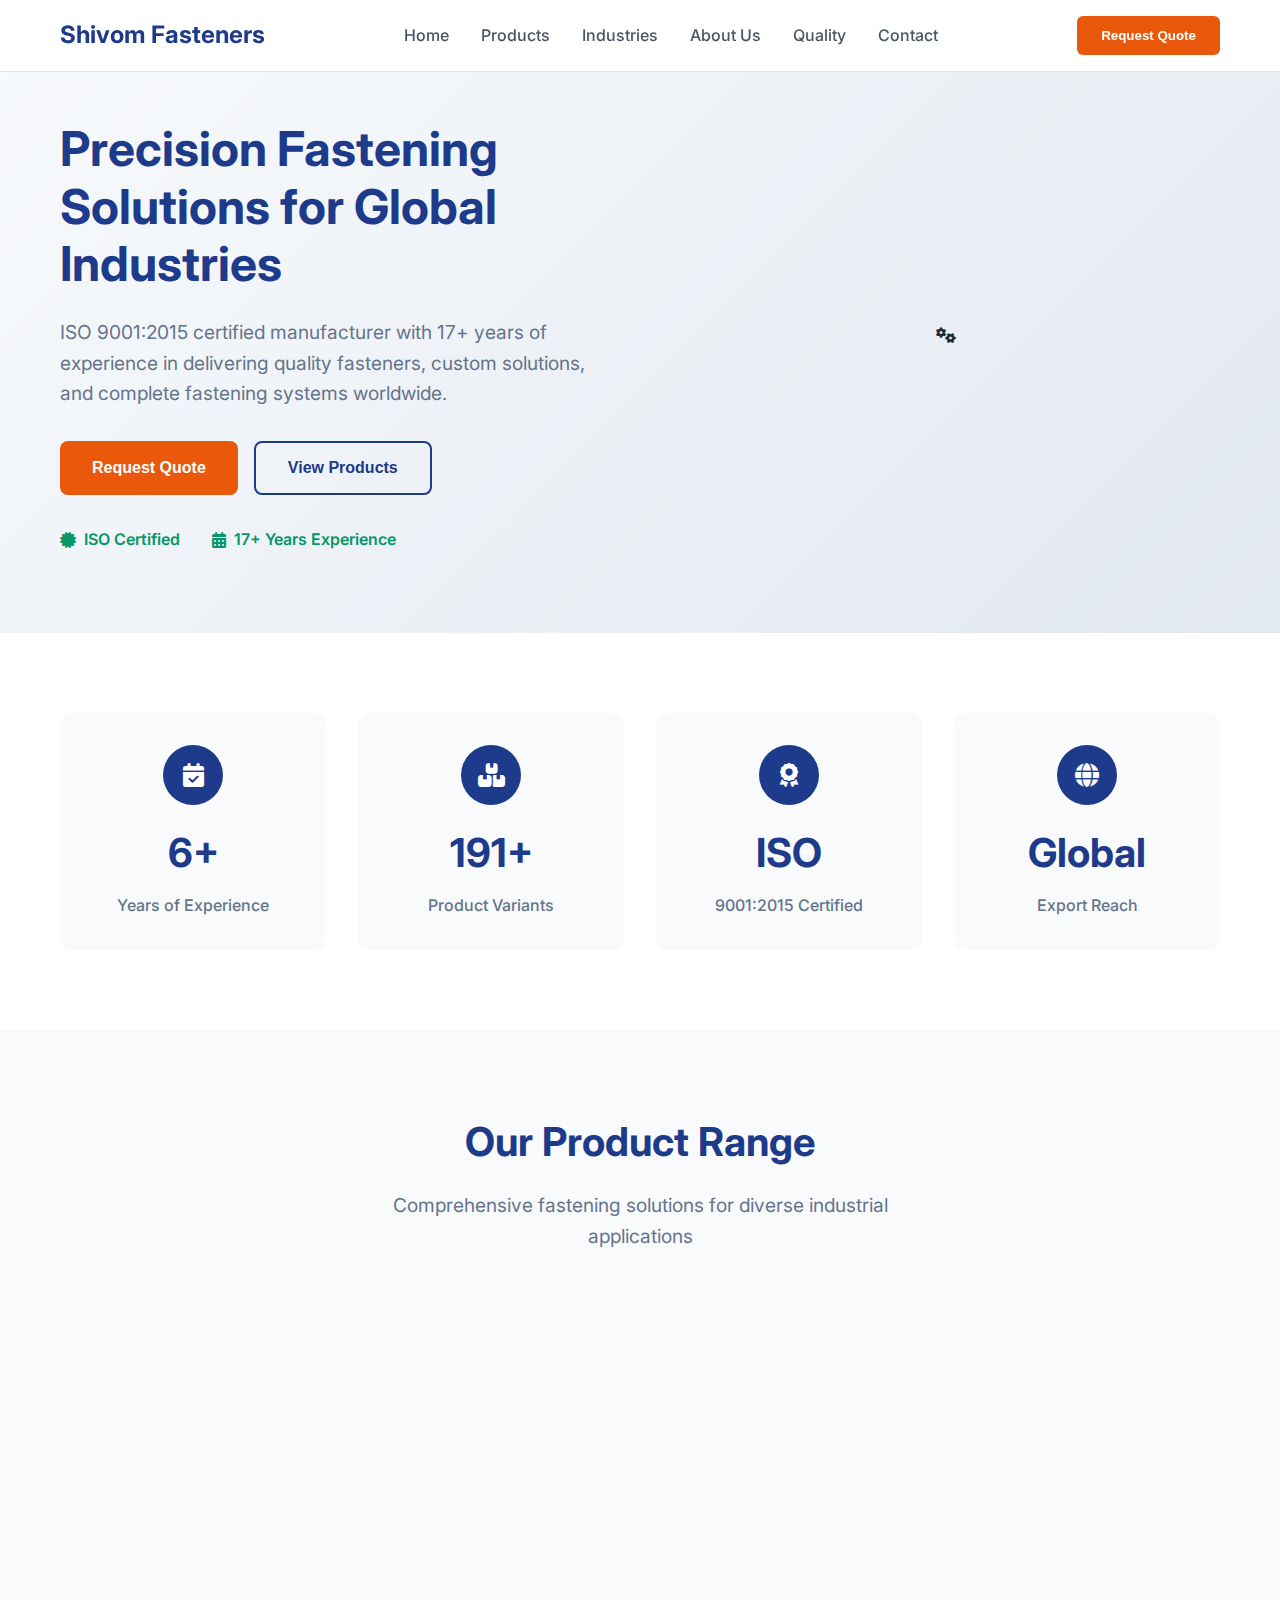
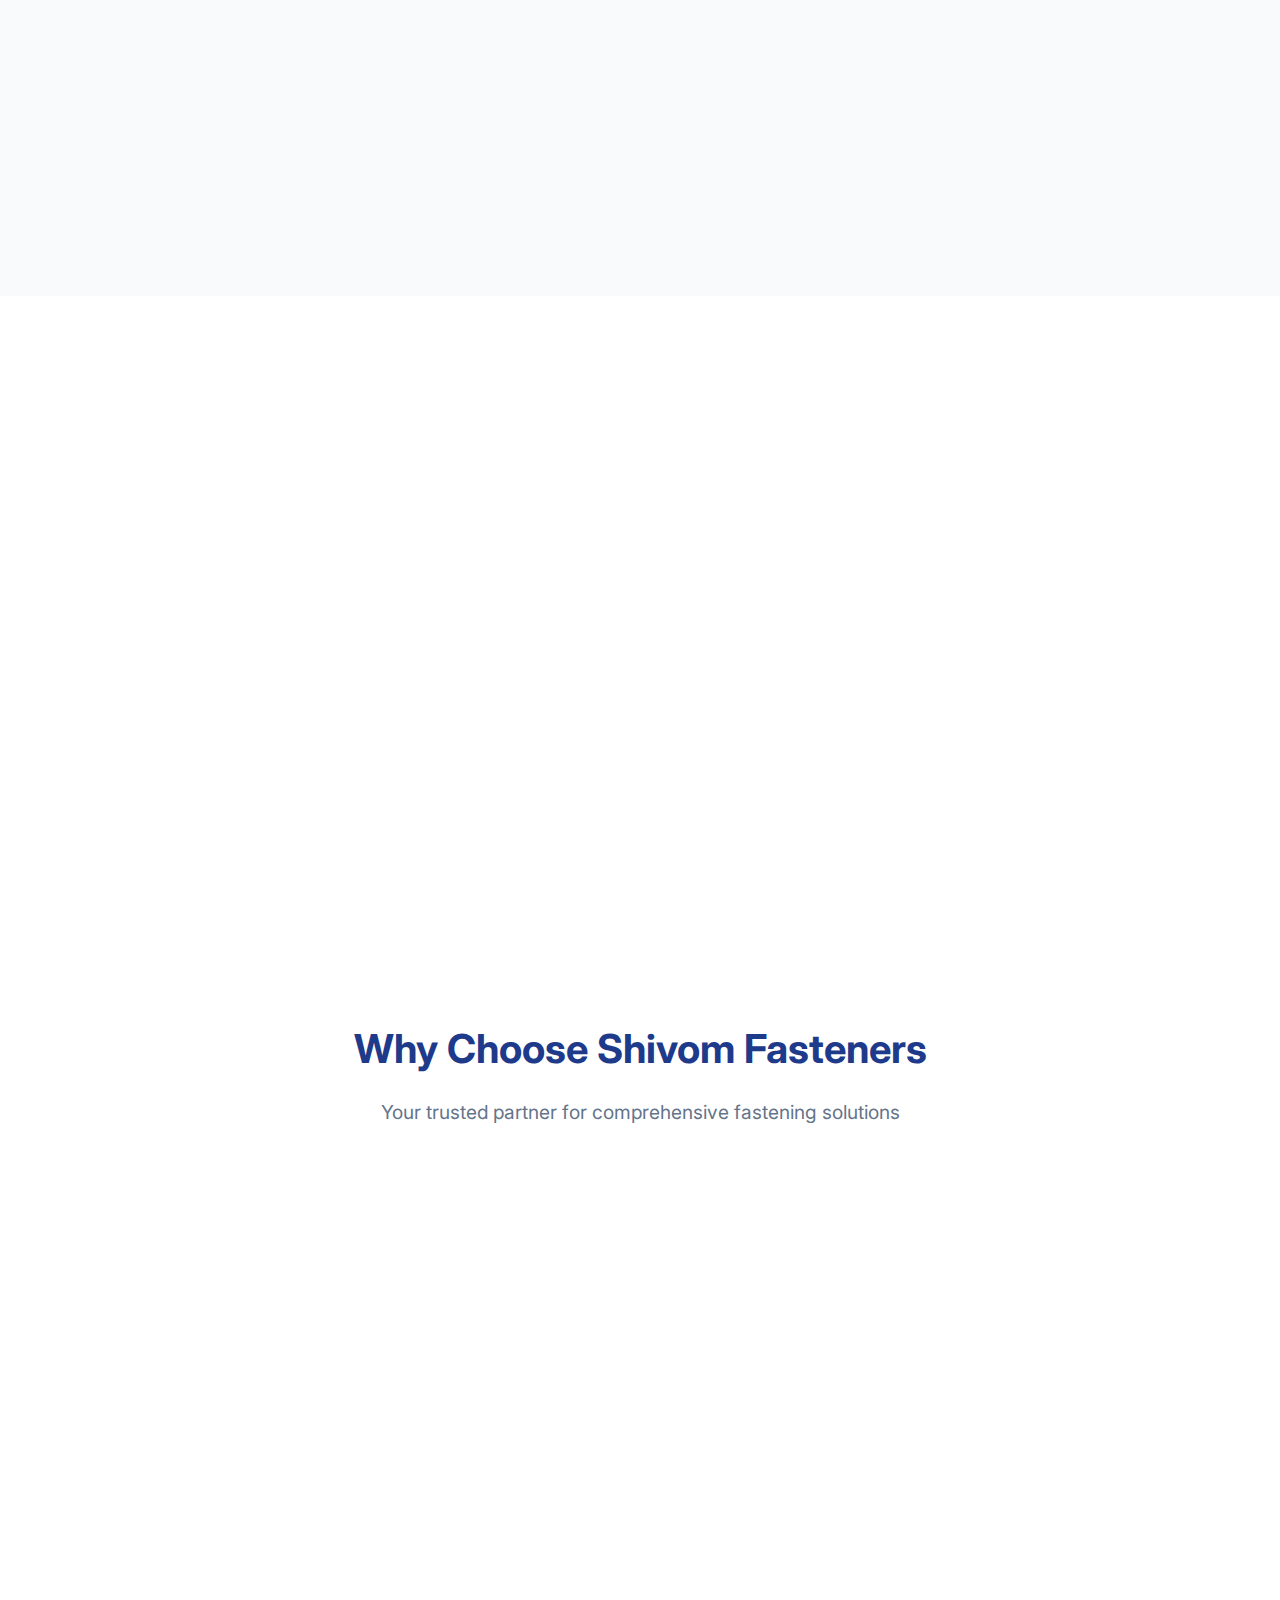
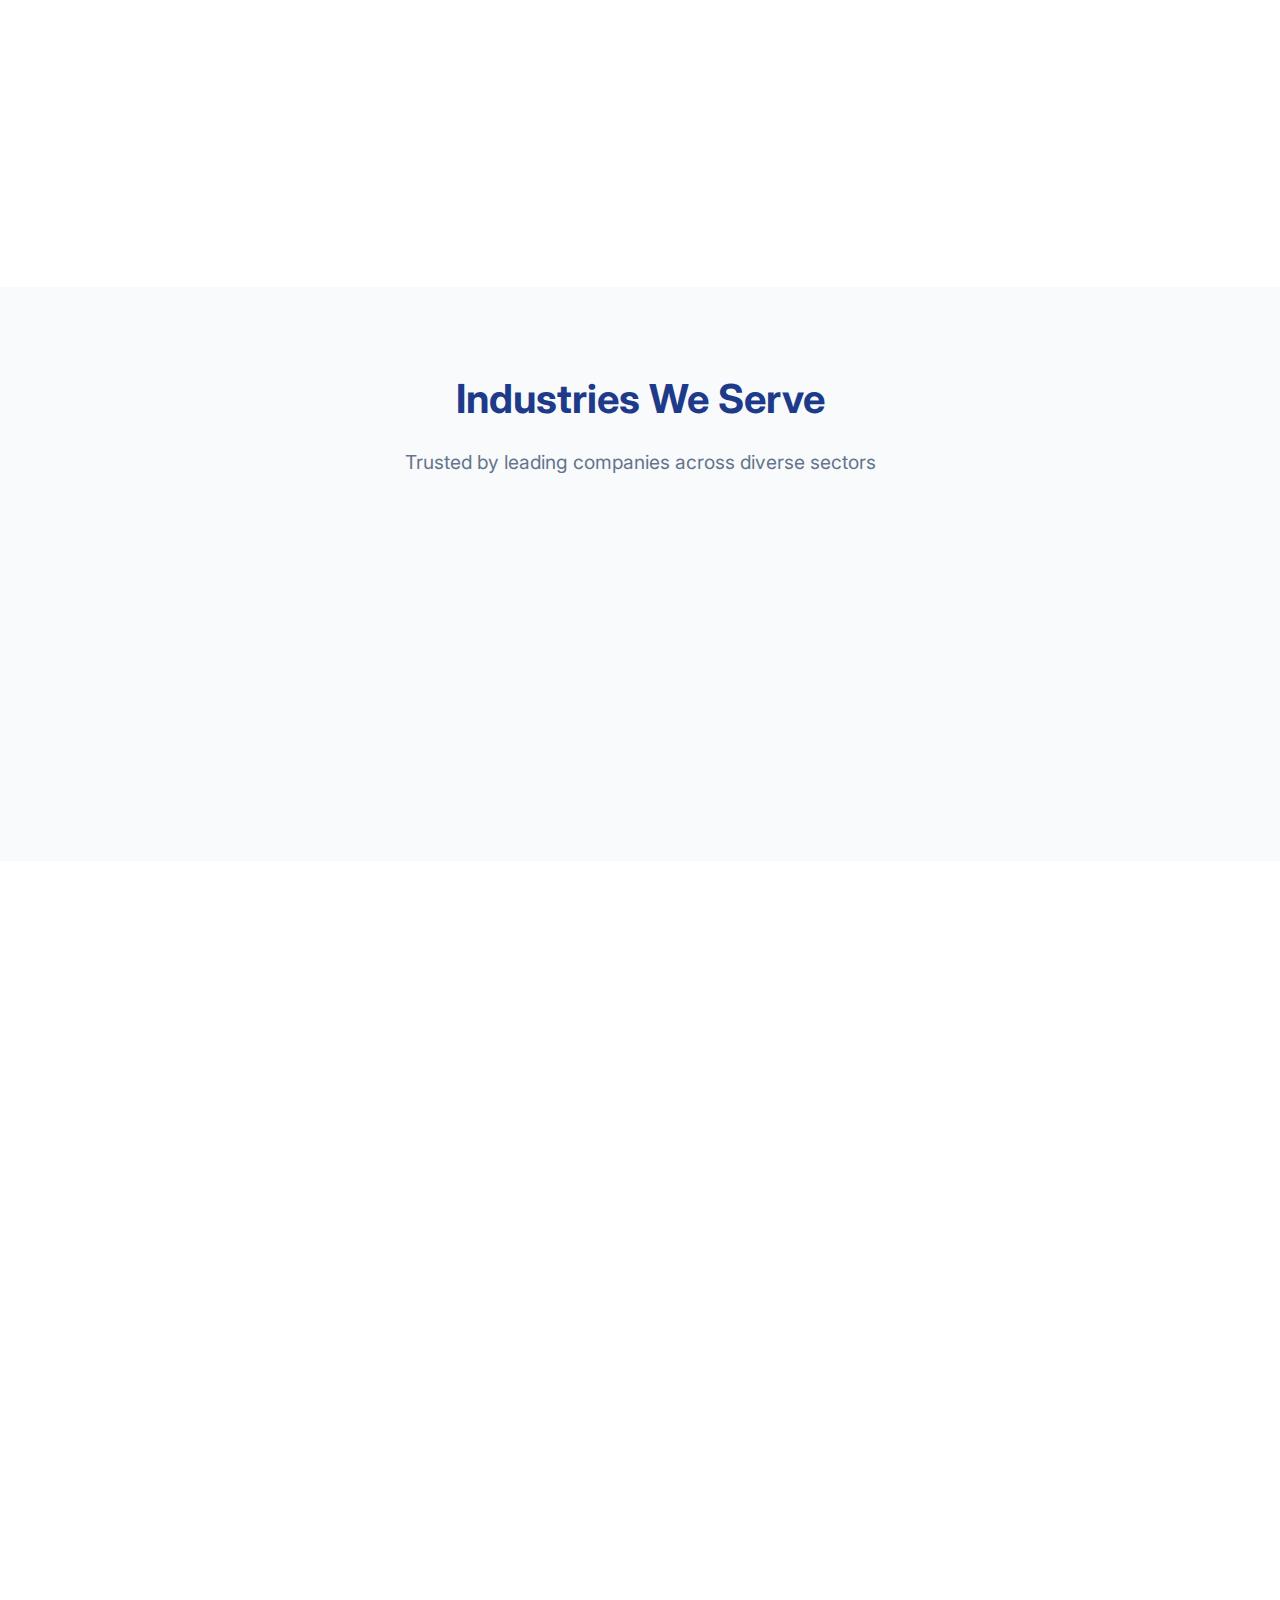
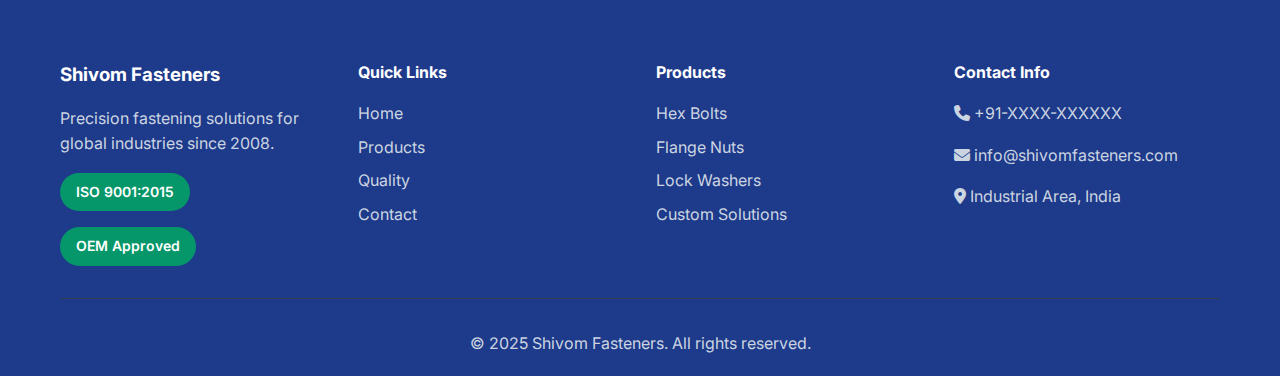
<file: index.html>
<!DOCTYPE html>
<html lang="en">
<head>
    <meta charset="UTF-8">
    <meta name="viewport" content="width=device-width, initial-scale=1.0">
    <title>Shivom Fasteners - Precision Fastening Solutions for Global Industries</title>
    <meta name="description" content="ISO 9001:2015 certified fastener manufacturer with 17+ years experience. Quality hex bolts, flange nuts, washers, and custom solutions for global industries.">
    <link href="https://fonts.googleapis.com/css2?family=Inter:wght@400;500;600;700&display=swap" rel="stylesheet">
    <link href="https://cdnjs.cloudflare.com/ajax/libs/font-awesome/6.4.0/css/all.min.css" rel="stylesheet">
    <link rel="stylesheet" href="styles.css">
</head>
<body>
    <!-- Header -->
    <header class="header">
        <nav class="navbar">
            <div class="container">
                <div class="nav-brand">
                    <h2 class="logo">Shivom Fasteners</h2>
                </div>
                <ul class="nav-menu">
                    <li><a href="#home" class="nav-link">Home</a></li>
                    <li><a href="#products" class="nav-link">Products</a></li>
                    <li><a href="#industries" class="nav-link">Industries</a></li>
                    <li><a href="#about" class="nav-link">About Us</a></li>
                    <li><a href="#quality" class="nav-link">Quality</a></li>
                    <li><a href="#contact" class="nav-link">Contact</a></li>
                </ul>
                <button class="cta-button">Request Quote</button>
                <div class="hamburger">
                    <span class="bar"></span>
                    <span class="bar"></span>
                    <span class="bar"></span>
                </div>
            </div>
        </nav>
    </header>

    <!-- Hero Section -->
    <section id="home" class="hero">
        <div class="container">
            <div class="hero-content">
                <div class="hero-text">
                    <h1 class="hero-title">Precision Fastening Solutions for Global Industries</h1>
                    <p class="hero-subtitle">ISO 9001:2015 certified manufacturer with 17+ years of experience in delivering quality fasteners, custom solutions, and complete fastening systems worldwide.</p>
                    <div class="hero-buttons">
                        <button class="btn-primary">Request Quote</button>
                        <button class="btn-secondary">View Products</button>
                    </div>
                    <div class="trust-badges">
                        <div class="badge">
                            <i class="fas fa-certificate"></i>
                            <span>ISO Certified</span>
                        </div>
                        <div class="badge">
                            <i class="fas fa-calendar-alt"></i>
                            <span>17+ Years Experience</span>
                        </div>
                    </div>
                </div>
                <div class="hero-image">
                    <div class="image-placeholder">
                        <i class="fas fa-cogs"></i>
                    </div>
                </div>
            </div>
        </div>
    </section>

    <!-- Key Statistics -->
    <section class="stats">
        <div class="container">
            <div class="stats-grid">
                <div class="stat-item">
                    <div class="stat-icon">
                        <i class="fas fa-calendar-check"></i>
                    </div>
                    <h3 class="stat-number">17+</h3>
                    <p class="stat-label">Years of Experience</p>
                </div>
                <div class="stat-item">
                    <div class="stat-icon">
                        <i class="fas fa-boxes"></i>
                    </div>
                    <h3 class="stat-number">500+</h3>
                    <p class="stat-label">Product Variants</p>
                </div>
                <div class="stat-item">
                    <div class="stat-icon">
                        <i class="fas fa-award"></i>
                    </div>
                    <h3 class="stat-number">ISO</h3>
                    <p class="stat-label">9001:2015 Certified</p>
                </div>
                <div class="stat-item">
                    <div class="stat-icon">
                        <i class="fas fa-globe"></i>
                    </div>
                    <h3 class="stat-number">Global</h3>
                    <p class="stat-label">Export Reach</p>
                </div>
            </div>
        </div>
    </section>

    <!-- Products Section -->
    <section id="products" class="products">
        <div class="container">
            <div class="section-header">
                <h2 class="section-title">Our Product Range</h2>
                <p class="section-subtitle">Comprehensive fastening solutions for diverse industrial applications</p>
            </div>
            <div class="products-grid">
                <div class="product-card">
                    <div class="product-icon">
                        <i class="fas fa-bolt"></i>
                    </div>
                    <h3 class="product-title">Hex Bolts</h3>
                    <p class="product-description">Industry standard fasteners with six-sided heads for forged applications</p>
                    <button class="learn-more">Learn More</button>
                </div>
                <div class="product-card">
                    <div class="product-icon">
                        <i class="fas fa-circle-notch"></i>
                    </div>
                    <h3 class="product-title">Flange Nuts</h3>
                    <p class="product-description">Wide flange design acts as integrated, non-spinning washer</p>
                    <button class="learn-more">Learn More</button>
                </div>
                <div class="product-card">
                    <div class="product-icon">
                        <i class="far fa-circle"></i>
                    </div>
                    <h3 class="product-title">Lock Washers</h3>
                    <p class="product-description">Serrated surfaces on one or both faces for secure locking</p>
                    <button class="learn-more">Learn More</button>
                </div>
                <div class="product-card">
                    <div class="product-icon">
                        <i class="fas fa-screw"></i>
                    </div>
                    <h3 class="product-title">Clinch Studs</h3>
                    <p class="product-description">KFH flush head studs for punched or drilled hole installations</p>
                    <button class="learn-more">Learn More</button>
                </div>
                <div class="product-card">
                    <div class="product-icon">
                        <i class="fas fa-tools"></i>
                    </div>
                    <h3 class="product-title">Weld Studs</h3>
                    <p class="product-description">M10 according to DIN EN ISO 13918 standards with steel materials</p>
                    <button class="learn-more">Learn More</button>
                </div>
                <div class="product-card">
                    <div class="product-icon">
                        <i class="fas fa-cog"></i>
                    </div>
                    <h3 class="product-title">Custom Solutions</h3>
                    <p class="product-description">Expert team handles non-standard and critical requirements</p>
                    <button class="learn-more">Learn More</button>
                </div>
            </div>
        </div>
    </section>

    <!-- Quality Section -->
    <section id="quality" class="quality">
        <div class="container">
            <div class="quality-content">
                <div class="quality-text">
                    <h2 class="section-title">Quality & Certifications</h2>
                    <div class="quality-features">
                        <div class="feature">
                            <i class="fas fa-certificate"></i>
                            <div>
                                <h4>ISO 9001:2015 Certified</h4>
                                <p>Internationally recognized quality management system</p>
                            </div>
                        </div>
                        <div class="feature">
                            <i class="fas fa-microscope"></i>
                            <div>
                                <h4>Advanced Testing Facilities</h4>
                                <p>State-of-the-art equipment for quality assurance</p>
                            </div>
                        </div>
                        <div class="feature">
                            <i class="fas fa-search"></i>
                            <div>
                                <h4>Complete Traceability</h4>
                                <p>Full material traceability and test certificates</p>
                            </div>
                        </div>
                        <div class="feature">
                            <i class="fas fa-flask"></i>
                            <div>
                                <h4>R&D Section</h4>
                                <p>Continuous product development and improvement</p>
                            </div>
                        </div>
                    </div>
                </div>
                <div class="quality-image">
                    <div class="cert-placeholder">
                        <i class="fas fa-medal"></i>
                        <h3>ISO 9001:2015</h3>
                        <p>Quality Management System</p>
                    </div>
                </div>
            </div>
        </div>
    </section>

    <!-- Why Choose Us -->
    <section class="why-choose">
        <div class="container">
            <div class="section-header">
                <h2 class="section-title">Why Choose Shivom Fasteners</h2>
                <p class="section-subtitle">Your trusted partner for comprehensive fastening solutions</p>
            </div>
            <div class="features-grid">
                <div class="feature-card">
                    <div class="feature-icon">
                        <i class="fas fa-star"></i>
                    </div>
                    <h3>Best Quality at Competitive Prices</h3>
                    <p>Superior quality products without compromising on cost-effectiveness</p>
                </div>
                <div class="feature-card">
                    <div class="feature-icon">
                        <i class="fas fa-warehouse"></i>
                    </div>
                    <h3>Ready Stock Inventory</h3>
                    <p>Extensive inventory for immediate delivery and reduced lead times</p>
                </div>
                <div class="feature-card">
                    <div class="feature-icon">
                        <i class="fas fa-users-cog"></i>
                    </div>
                    <h3>Expert Team for Custom Solutions</h3>
                    <p>Specialized engineers for non-standard and critical requirements</p>
                </div>
                <div class="feature-card">
                    <div class="feature-icon">
                        <i class="fas fa-home"></i>
                    </div>
                    <h3>Complete Solution Under One Roof</h3>
                    <p>Comprehensive fastening solutions with kitting facility available</p>
                </div>
            </div>
        </div>
    </section>

    <!-- Industries Served -->
    <section id="industries" class="industries">
        <div class="container">
            <div class="section-header">
                <h2 class="section-title">Industries We Serve</h2>
                <p class="section-subtitle">Trusted by leading companies across diverse sectors</p>
            </div>
            <div class="industries-grid">
                <div class="industry-card">
                    <div class="industry-icon">
                        <i class="fas fa-car"></i>
                    </div>
                    <h3>Automotive</h3>
                </div>
                <div class="industry-card">
                    <div class="industry-icon">
                        <i class="fas fa-building"></i>
                    </div>
                    <h3>Construction</h3>
                </div>
                <div class="industry-card">
                    <div class="industry-icon">
                        <i class="fas fa-train"></i>
                    </div>
                    <h3>Railways</h3>
                </div>
                <div class="industry-card">
                    <div class="industry-icon">
                        <i class="fas fa-oil-can"></i>
                    </div>
                    <h3>Oil & Gas</h3>
                </div>
                <div class="industry-card">
                    <div class="industry-icon">
                        <i class="fas fa-plane"></i>
                    </div>
                    <h3>Aerospace</h3>
                </div>
                <div class="industry-card">
                    <div class="industry-icon">
                        <i class="fas fa-industry"></i>
                    </div>
                    <h3>Manufacturing</h3>
                </div>
            </div>
        </div>
    </section>

    <!-- Contact Section -->
    <section id="contact" class="contact">
        <div class="container">
            <div class="contact-content">
                <div class="contact-info">
                    <h2>Get In Touch</h2>
                    <p>Ready to discuss your fastening requirements? Our expert team is here to help.</p>
                    <div class="contact-details">
                        <div class="contact-item">
                            <i class="fas fa-phone"></i>
                            <div>
                                <h4>Phone</h4>
                                <p>+91-XXXX-XXXXXX</p>
                            </div>
                        </div>
                        <div class="contact-item">
                            <i class="fas fa-envelope"></i>
                            <div>
                                <h4>Email</h4>
                                <p>info@shivomfasteners.com</p>
                            </div>
                        </div>
                        <div class="contact-item">
                            <i class="fas fa-map-marker-alt"></i>
                            <div>
                                <h4>Address</h4>
                                <p>Industrial Area, India</p>
                            </div>
                        </div>
                    </div>
                </div>
                <div class="contact-form">
                    <form id="quoteForm">
                        <div class="form-group">
                            <input type="text" id="name" name="name" placeholder="Your Name" required>
                        </div>
                        <div class="form-group">
                            <input type="email" id="email" name="email" placeholder="Your Email" required>
                        </div>
                        <div class="form-group">
                            <input type="text" id="company" name="company" placeholder="Company Name">
                        </div>
                        <div class="form-group">
                            <select id="product" name="product">
                                <option value="">Select Product Type</option>
                                <option value="hex-bolts">Hex Bolts</option>
                                <option value="flange-nuts">Flange Nuts</option>
                                <option value="washers">Lock Washers</option>
                                <option value="studs">Clinch Studs</option>
                                <option value="weld-studs">Weld Studs</option>
                                <option value="custom">Custom Solutions</option>
                            </select>
                        </div>
                        <div class="form-group">
                            <textarea id="message" name="message" placeholder="Your Requirements" rows="4"></textarea>
                        </div>
                        <button type="submit" class="btn-primary">Send Quote Request</button>
                    </form>
                </div>
            </div>
        </div>
    </section>

    <!-- Footer -->
    <footer class="footer">
        <div class="container">
            <div class="footer-content">
                <div class="footer-section">
                    <h3>Shivom Fasteners</h3>
                    <p>Precision fastening solutions for global industries since 2008.</p>
                    <div class="certifications">
                        <span class="cert-badge">ISO 9001:2015</span>
                        <span class="cert-badge">OEM Approved</span>
                    </div>
                </div>
                <div class="footer-section">
                    <h4>Quick Links</h4>
                    <ul>
                        <li><a href="#home">Home</a></li>
                        <li><a href="#products">Products</a></li>
                        <li><a href="#quality">Quality</a></li>
                        <li><a href="#contact">Contact</a></li>
                    </ul>
                </div>
                <div class="footer-section">
                    <h4>Products</h4>
                    <ul>
                        <li><a href="#">Hex Bolts</a></li>
                        <li><a href="#">Flange Nuts</a></li>
                        <li><a href="#">Lock Washers</a></li>
                        <li><a href="#">Custom Solutions</a></li>
                    </ul>
                </div>
                <div class="footer-section">
                    <h4>Contact Info</h4>
                    <p><i class="fas fa-phone"></i> +91-XXXX-XXXXXX</p>
                    <p><i class="fas fa-envelope"></i> info@shivomfasteners.com</p>
                    <p><i class="fas fa-map-marker-alt"></i> Industrial Area, India</p>
                </div>
            </div>
            <div class="footer-bottom">
                <p>&copy; 2025 Shivom Fasteners. All rights reserved.</p>
            </div>
        </div>
    </footer>

    <script src="script.js"></script>
</body>
</html>
</file>
<file: styles.css>
/* Reset and Base Styles */
* {
    margin: 0;
    padding: 0;
    box-sizing: border-box;
}

body {
    font-family: 'Inter', -apple-system, BlinkMacSystemFont, 'Segoe UI', Roboto, sans-serif;
    line-height: 1.6;
    color: #1f2937;
    background-color: #ffffff;
}

.container {
    max-width: 1200px;
    margin: 0 auto;
    padding: 0 20px;
}

/* Header Styles */
.header {
    position: fixed;
    top: 0;
    width: 100%;
    background: rgba(255, 255, 255, 0.95);
    backdrop-filter: blur(10px);
    z-index: 1000;
    border-bottom: 1px solid #e5e7eb;
}

.navbar {
    padding: 1rem 0;
}

.navbar .container {
    display: flex;
    align-items: center;
    justify-content: space-between;
}

.logo {
    color: #1e3a8a;
    font-weight: 700;
    font-size: 1.5rem;
}

.nav-menu {
    display: flex;
    list-style: none;
    gap: 2rem;
    align-items: center;
}

.nav-link {
    text-decoration: none;
    color: #4b5563;
    font-weight: 500;
    transition: color 0.3s ease;
}

.nav-link:hover {
    color: #1e3a8a;
}

.cta-button {
    background: #ea580c;
    color: white;
    border: none;
    padding: 0.75rem 1.5rem;
    border-radius: 6px;
    font-weight: 600;
    cursor: pointer;
    transition: background-color 0.3s ease;
}

.cta-button:hover {
    background: #dc2626;
}

.hamburger {
    display: none;
    flex-direction: column;
    cursor: pointer;
}

.hamburger .bar {
    width: 25px;
    height: 3px;
    background: #1e3a8a;
    margin: 3px 0;
    transition: 0.3s;
}

/* Hero Section */
.hero {
    padding: 120px 0 80px;
    background: linear-gradient(135deg, #f8fafc 0%, #e2e8f0 100%);
}

.hero-content {
    display: grid;
    grid-template-columns: 1fr 1fr;
    gap: 4rem;
    align-items: center;
}

.hero-title {
    font-size: 3rem;
    font-weight: 700;
    color: #1e3a8a;
    line-height: 1.2;
    margin-bottom: 1.5rem;
}

.hero-subtitle {
    font-size: 1.2rem;
    color: #64748b;
    margin-bottom: 2rem;
    line-height: 1.6;
}

.hero-buttons {
    display: flex;
    gap: 1rem;
    margin-bottom: 2rem;
}

.btn-primary {
    background: #ea580c;
    color: white;
    border: none;
    padding: 1rem 2rem;
    border-radius: 8px;
    font-weight: 600;
    font-size: 1rem;
    cursor: pointer;
    transition: all 0.3s ease;
}

.btn-primary:hover {
    background: #dc2626;
    transform: translateY(-2px);
}

.btn-secondary {
    background: transparent;
    color: #1e3a8a;
    border: 2px solid #1e3a8a;
    padding: 1rem 2rem;
    border-radius: 8px;
    font-weight: 600;
    font-size: 1rem;
    cursor: pointer;
    transition: all 0.3s ease;
}

.btn-secondary:hover {
    background: #1e3a8a;
    color: white;
    transform: translateY(-2px);
}

.trust-badges {
    display: flex;
    gap: 2rem;
}

.badge {
    display: flex;
    align-items: center;
    gap: 0.5rem;
    color: #059669;
    font-weight: 600;
}

.badge i {
    color: #059669;
}

.hero-image {
    display: flex;
    justify-content: center;
    align-items: center;
}

.hero-img {
    width: 100%;
    max-width: 400px;
    height: 300px;
    object-fit: cover;
    border-radius: 20px;
    box-shadow: 0 20px 40px rgba(0, 0, 0, 0.1);
}

/* Stats Section */
.stats {
    padding: 80px 0;
    background: white;
}

.stats-grid {
    display: grid;
    grid-template-columns: repeat(auto-fit, minmax(250px, 1fr));
    gap: 2rem;
    text-align: center;
}

.stat-item {
    padding: 2rem;
    border-radius: 12px;
    background: #f8fafc;
    transition: transform 0.3s ease;
}

.stat-item:hover {
    transform: translateY(-5px);
}

.stat-icon {
    background: #1e3a8a;
    color: white;
    width: 60px;
    height: 60px;
    border-radius: 50%;
    display: flex;
    align-items: center;
    justify-content: center;
    margin: 0 auto 1rem;
    font-size: 1.5rem;
}

.stat-number {
    font-size: 2.5rem;
    font-weight: 700;
    color: #1e3a8a;
    margin-bottom: 0.5rem;
}

.stat-label {
    color: #64748b;
    font-weight: 500;
}

/* Products Section */
.products {
    padding: 80px 0;
    background: #f8fafc;
}

.section-header {
    text-align: center;
    margin-bottom: 4rem;
}

.section-title {
    font-size: 2.5rem;
    font-weight: 700;
    color: #1e3a8a;
    margin-bottom: 1rem;
}

.section-subtitle {
    font-size: 1.2rem;
    color: #64748b;
    max-width: 600px;
    margin: 0 auto;
}

.products-grid {
    display: grid;
    grid-template-columns: repeat(auto-fit, minmax(300px, 1fr));
    gap: 2rem;
}

.product-card {
    background: white;
    border-radius: 12px;
    text-align: center;
    box-shadow: 0 4px 6px -1px rgba(0, 0, 0, 0.1);
    transition: all 0.3s ease;
    overflow: hidden;
}

.product-card:hover {
    transform: translateY(-5px);
    box-shadow: 0 20px 25px -5px rgba(0, 0, 0, 0.1);
}

.product-image {
    width: 100%;
    height: 200px;
    overflow: hidden;
}

.product-img {
    width: 100%;
    height: 100%;
    object-fit: cover;
    transition: transform 0.3s ease;
}

.product-card:hover .product-img {
    transform: scale(1.05);
}

.product-card h3,
.product-card p,
.product-card button {
    padding: 0 2rem;
}

.product-title {
    font-size: 1.5rem;
    font-weight: 600;
    color: #1e3a8a;
    margin: 1.5rem 0 1rem;
}

.product-description {
    color: #64748b;
    margin-bottom: 1.5rem;
    line-height: 1.6;
}

.learn-more {
    background: transparent;
    color: #ea580c;
    border: 2px solid #ea580c;
    padding: 0.75rem 1.5rem;
    border-radius: 6px;
    font-weight: 600;
    cursor: pointer;
    transition: all 0.3s ease;
    margin-bottom: 2rem;
}

.learn-more:hover {
    background: #ea580c;
    color: white;
}

/* Quality Section */
.quality {
    padding: 80px 0;
    background: white;
}

.quality-content {
    display: grid;
    grid-template-columns: 1fr 1fr;
    gap: 4rem;
    align-items: center;
}

.quality-features {
    margin-top: 2rem;
}

.feature {
    display: flex;
    align-items: flex-start;
    gap: 1rem;
    margin-bottom: 2rem;
}

.feature i {
    color: #059669;
    font-size: 1.5rem;
    margin-top: 0.25rem;
}

.feature h4 {
    font-size: 1.2rem;
    font-weight: 600;
    color: #1e3a8a;
    margin-bottom: 0.5rem;
}

.feature p {
    color: #64748b;
}

.quality-image {
    position: relative;
    display: flex;
    justify-content: center;
}

.quality-img {
    width: 100%;
    max-width: 350px;
    height: 300px;
    object-fit: cover;
    border-radius: 20px;
    box-shadow: 0 20px 40px rgba(0, 0, 0, 0.1);
}

.cert-overlay {
    position: absolute;
    bottom: 20px;
    left: 50%;
    transform: translateX(-50%);
    background: linear-gradient(135deg, #059669, #10b981);
    color: white;
    padding: 1.5rem;
    border-radius: 15px;
    text-align: center;
    width: 80%;
    max-width: 250px;
    box-shadow: 0 10px 25px rgba(0, 0, 0, 0.2);
}

.cert-overlay i {
    font-size: 2rem;
    margin-bottom: 0.5rem;
}

.cert-overlay h3 {
    font-size: 1.2rem;
    margin-bottom: 0.25rem;
}

.cert-overlay p {
    font-size: 0.9rem;
    opacity: 0.9;
}

/* About Section */
.about {
    padding: 80px 0;
    background: #f8fafc;
}

.about-content {
    display: grid;
    grid-template-columns: 1fr 1fr;
    gap: 4rem;
    align-items: center;
}

.about-description {
    font-size: 1.1rem;
    color: #64748b;
    margin-bottom: 1.5rem;
    line-height: 1.7;
}

.about-highlights {
    margin-top: 2rem;
}

.highlight {
    display: flex;
    align-items: center;
    gap: 1rem;
    margin-bottom: 1rem;
    color: #1e3a8a;
    font-weight: 500;
}

.highlight i {
    color: #059669;
    font-size: 1.2rem;
}

.about-img {
    width: 100%;
    height: 350px;
    object-fit: cover;
    border-radius: 20px;
    box-shadow: 0 20px 40px rgba(0, 0, 0, 0.1);
}

/* Why Choose Section */
.why-choose {
    padding: 80px 0;
    background: white;
}

.features-grid {
    display: grid;
    grid-template-columns: repeat(auto-fit, minmax(280px, 1fr));
    gap: 2rem;
}

.feature-card {
    background: #f8fafc;
    padding: 2rem;
    border-radius: 12px;
    text-align: center;
    transition: transform 0.3s ease;
}

.feature-card:hover {
    transform: translateY(-5px);
    background: white;
    box-shadow: 0 10px 25px rgba(0, 0, 0, 0.1);
}

.feature-icon {
    background: #1e3a8a;
    color: white;
    width: 70px;
    height: 70px;
    border-radius: 50%;
    display: flex;
    align-items: center;
    justify-content: center;
    margin: 0 auto 1.5rem;
    font-size: 1.8rem;
}

.feature-card h3 {
    font-size: 1.3rem;
    font-weight: 600;
    color: #1e3a8a;
    margin-bottom: 1rem;
}

.feature-card p {
    color: #64748b;
    line-height: 1.6;
}

/* Industries Section */
.industries {
    padding: 80px 0;
    background: #f8fafc;
}

.industries-grid {
    display: grid;
    grid-template-columns: repeat(auto-fit, minmax(200px, 1fr));
    gap: 2rem;
}

.industry-card {
    background: white;
    border-radius: 12px;
    text-align: center;
    transition: all 0.3s ease;
    cursor: pointer;
    overflow: hidden;
    box-shadow: 0 4px 6px -1px rgba(0, 0, 0, 0.1);
}

.industry-card:hover {
    transform: translateY(-5px);
    box-shadow: 0 20px 25px -5px rgba(0, 0, 0, 0.1);
}

.industry-image {
    width: 100%;
    height: 150px;
    overflow: hidden;
}

.industry-img {
    width: 100%;
    height: 100%;
    object-fit: cover;
    transition: transform 0.3s ease;
}

.industry-card:hover .industry-img {
    transform: scale(1.1);
}

.industry-card h3 {
    font-weight: 600;
    color: #1e3a8a;
    padding: 1.5rem;
    margin: 0;
}

/* Contact Section */
.contact {
    padding: 80px 0;
    background: white;
}

.contact-content {
    display: grid;
    grid-template-columns: 1fr 1fr;
    gap: 4rem;
}

.contact-info h2 {
    font-size: 2.5rem;
    font-weight: 700;
    color: #1e3a8a;
    margin-bottom: 1rem;
}

.contact-info p {
    font-size: 1.2rem;
    color: #64748b;
    margin-bottom: 2rem;
}

.contact-details {
    margin-top: 2rem;
}

.contact-item {
    display: flex;
    align-items: center;
    gap: 1rem;
    margin-bottom: 1.5rem;
}

.contact-item i {
    color: #ea580c;
    font-size: 1.5rem;
    width: 30px;
}

.contact-item h4 {
    font-weight: 600;
    color: #1e3a8a;
    margin-bottom: 0.25rem;
}

.contact-item p {
    color: #64748b;
    margin: 0;
}

.contact-form {
    background: #f8fafc;
    padding: 2rem;
    border-radius: 12px;
    box-shadow: 0 4px 6px -1px rgba(0, 0, 0, 0.1);
}

.form-group {
    margin-bottom: 1.5rem;
}

.form-group input,
.form-group select,
.form-group textarea {
    width: 100%;
    padding: 1rem;
    border: 2px solid #e5e7eb;
    border-radius: 8px;
    font-size: 1rem;
    transition: border-color 0.3s ease;
    background: white;
}

.form-group input:focus,
.form-group select:focus,
.form-group textarea:focus {
    outline: none;
    border-color: #1e3a8a;
}

.form-group textarea {
    resize: vertical;
    min-height: 120px;
}

/* Footer */
.footer {
    background: #1e3a8a;
    color: white;
    padding: 60px 0 20px;
}

.footer-content {
    display: grid;
    grid-template-columns: repeat(auto-fit, minmax(250px, 1fr));
    gap: 2rem;
    margin-bottom: 2rem;
}

.footer-section h3,
.footer-section h4 {
    margin-bottom: 1rem;
    color: white;
}

.footer-section p {
    color: #cbd5e1;
    margin-bottom: 1rem;
}

.footer-section ul {
    list-style: none;
}

.footer-section ul li {
    margin-bottom: 0.5rem;
}

.footer-section ul li a {
    color: #cbd5e1;
    text-decoration: none;
    transition: color 0.3s ease;
}

.footer-section ul li a:hover {
    color: white;
}

.certifications {
    display: flex;
    gap: 1rem;
    flex-wrap: wrap;
}

.cert-badge {
    background: #059669;
    color: white;
    padding: 0.5rem 1rem;
    border-radius: 20px;
    font-size: 0.875rem;
    font-weight: 600;
}

.footer-bottom {
    border-top: 1px solid #334155;
    padding-top: 2rem;
    text-align: center;
    color: #cbd5e1;
}

/* Responsive Design */
@media (max-width: 768px) {
    .hamburger {
        display: flex;
    }

    .nav-menu {
        position: fixed;
        left: -100%;
        top: 70px;
        flex-direction: column;
        background-color: white;
        width: 100%;
        text-align: center;
        transition: 0.3s;
        box-shadow: 0 10px 27px rgba(0, 0, 0, 0.05);
        padding: 2rem 0;
    }

    .nav-menu.active {
        left: 0;
    }

    .cta-button {
        display: none;
    }

    .hero-content,
    .quality-content,
    .about-content,
    .contact-content {
        grid-template-columns: 1fr;
        gap: 2rem;
        text-align: center;
    }

    .hero-title {
        font-size: 2rem;
    }

    .hero-buttons {
        flex-direction: column;
        align-items: center;
    }

    .hero-buttons button {
        width: 100%;
        max-width: 300px;
    }

    .stats-grid {
        grid-template-columns: repeat(auto-fit, minmax(200px, 1fr));
    }

    .products-grid {
        grid-template-columns: 1fr;
    }

    .industries-grid {
        grid-template-columns: repeat(auto-fit, minmax(150px, 1fr));
    }

    .footer-content {
        grid-template-columns: 1fr;
        text-align: center;
    }

    .cert-overlay {
        position: relative;
        bottom: auto;
        left: auto;
        transform: none;
        margin-top: 1rem;
        width: 100%;
        max-width: none;
    }
}

@media (max-width: 480px) {
    .container {
        padding: 0 15px;
    }

    .hero {
        padding: 100px 0 60px;
    }

    .hero-title {
        font-size: 1.8rem;
    }

    .section-title {
        font-size: 2rem;
    }

    .trust-badges {
        flex-direction: column;
        gap: 1rem;
        align-items: center;
    }

    .hero-img,
    .quality-img,
    .about-img {
        height: 250px;
    }

    .industry-image {
        height: 120px;
    }
}

/* Smooth Scrolling */
html {
    scroll-behavior: smooth;
}

/* Loading Animation */
.loading {
    opacity: 0;
    transform: translateY(20px);
    transition: all 0.6s ease;
}

.loading.loaded {
    opacity: 1;
    transform: translateY(0);
}

/* Image Loading Animation */
img {
    opacity: 0;
    animation: fadeIn 0.6s ease forwards;
}

@keyframes fadeIn {
    to {
        opacity: 1;
    }
}

/* Lazy Loading Placeholder */
img.lazy {
    opacity: 0.3;
    filter: blur(5px);
    transition: all 0.6s ease;
}

img.lazy.loaded {
    opacity: 1;
    filter: none;
}
</file>
